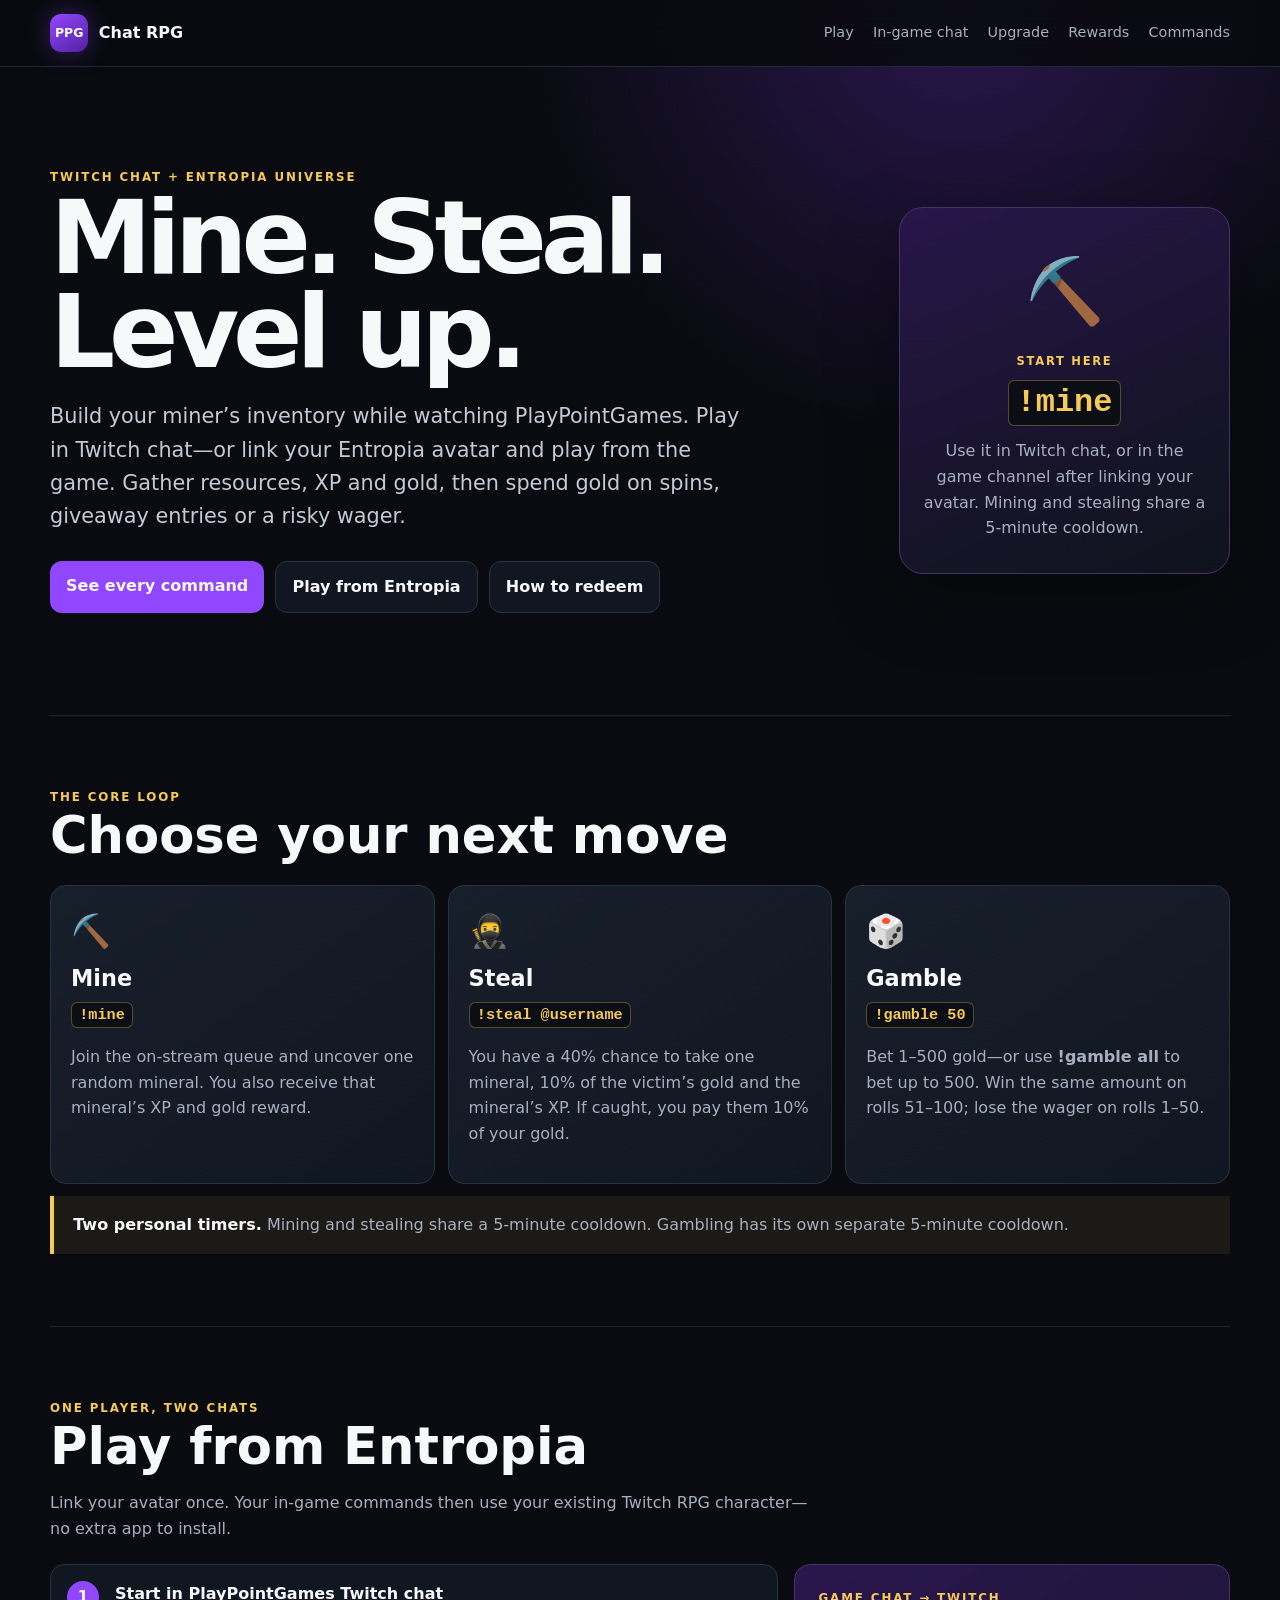
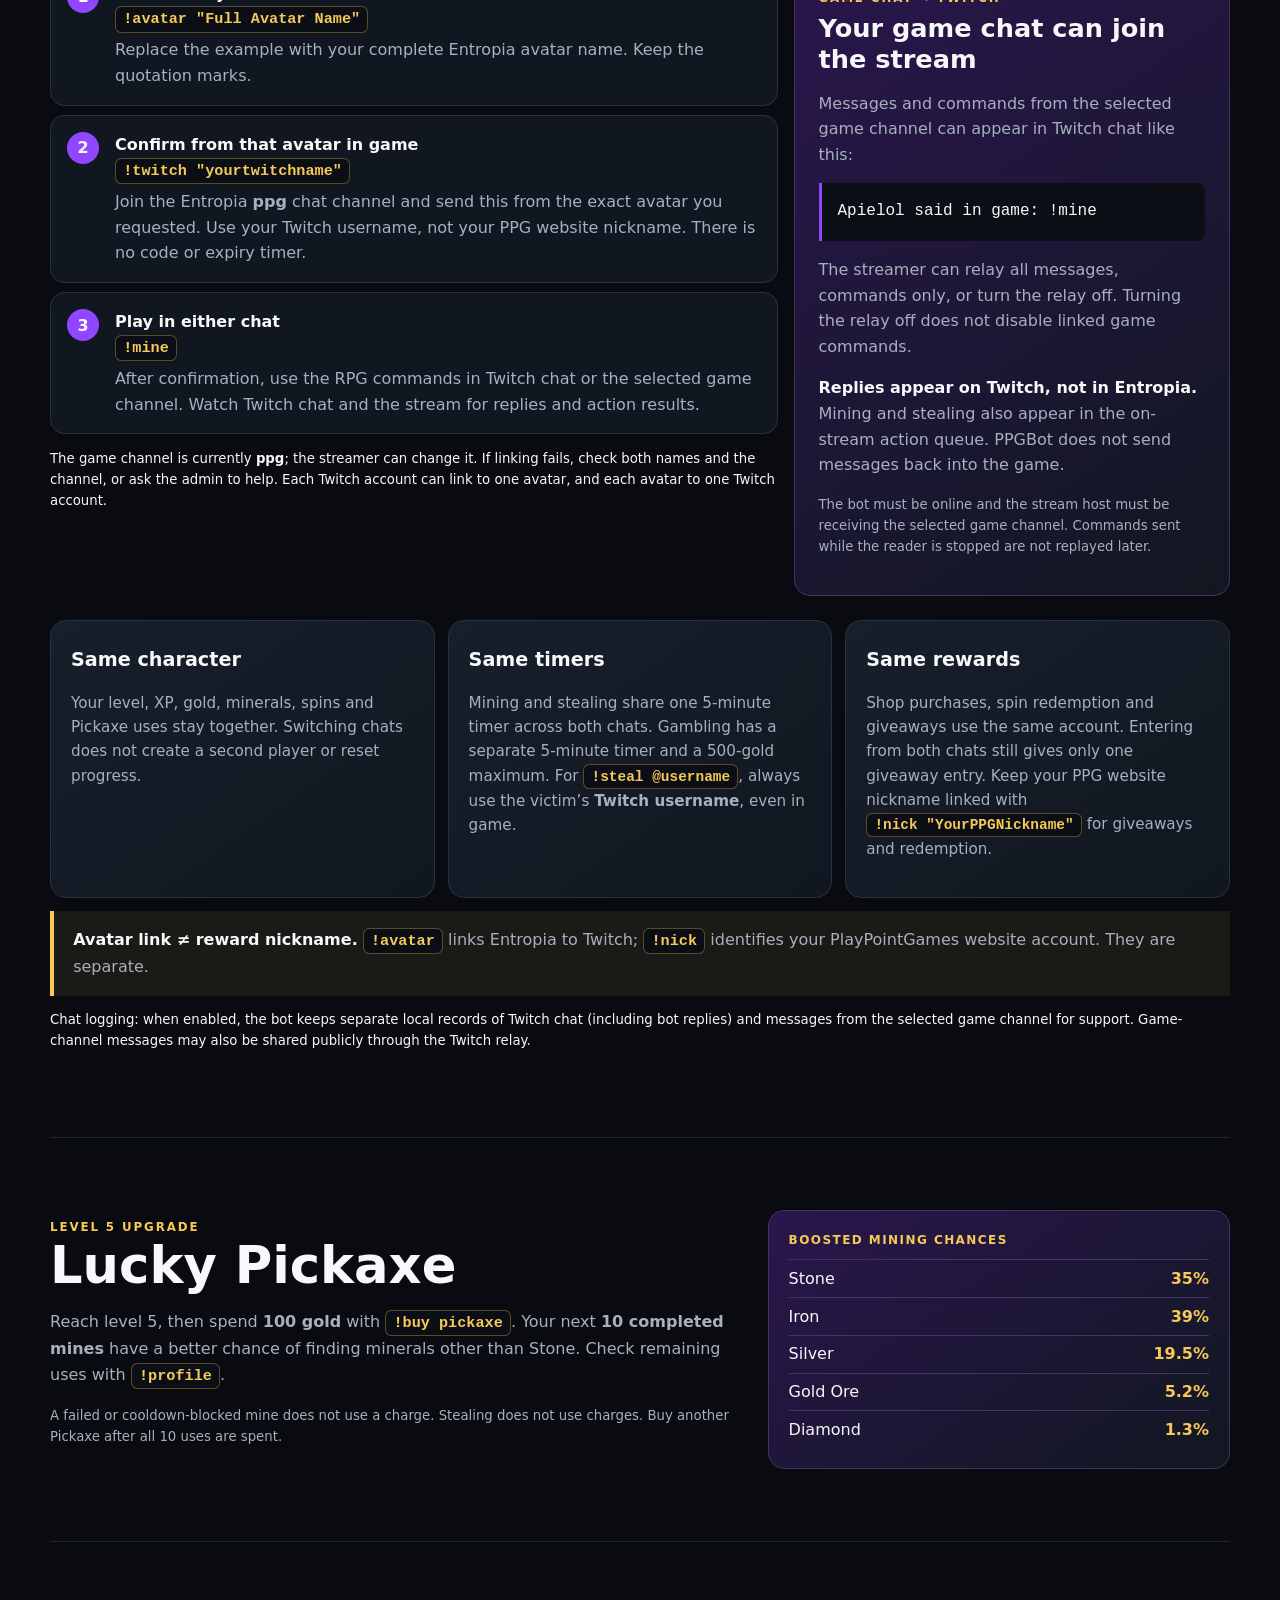
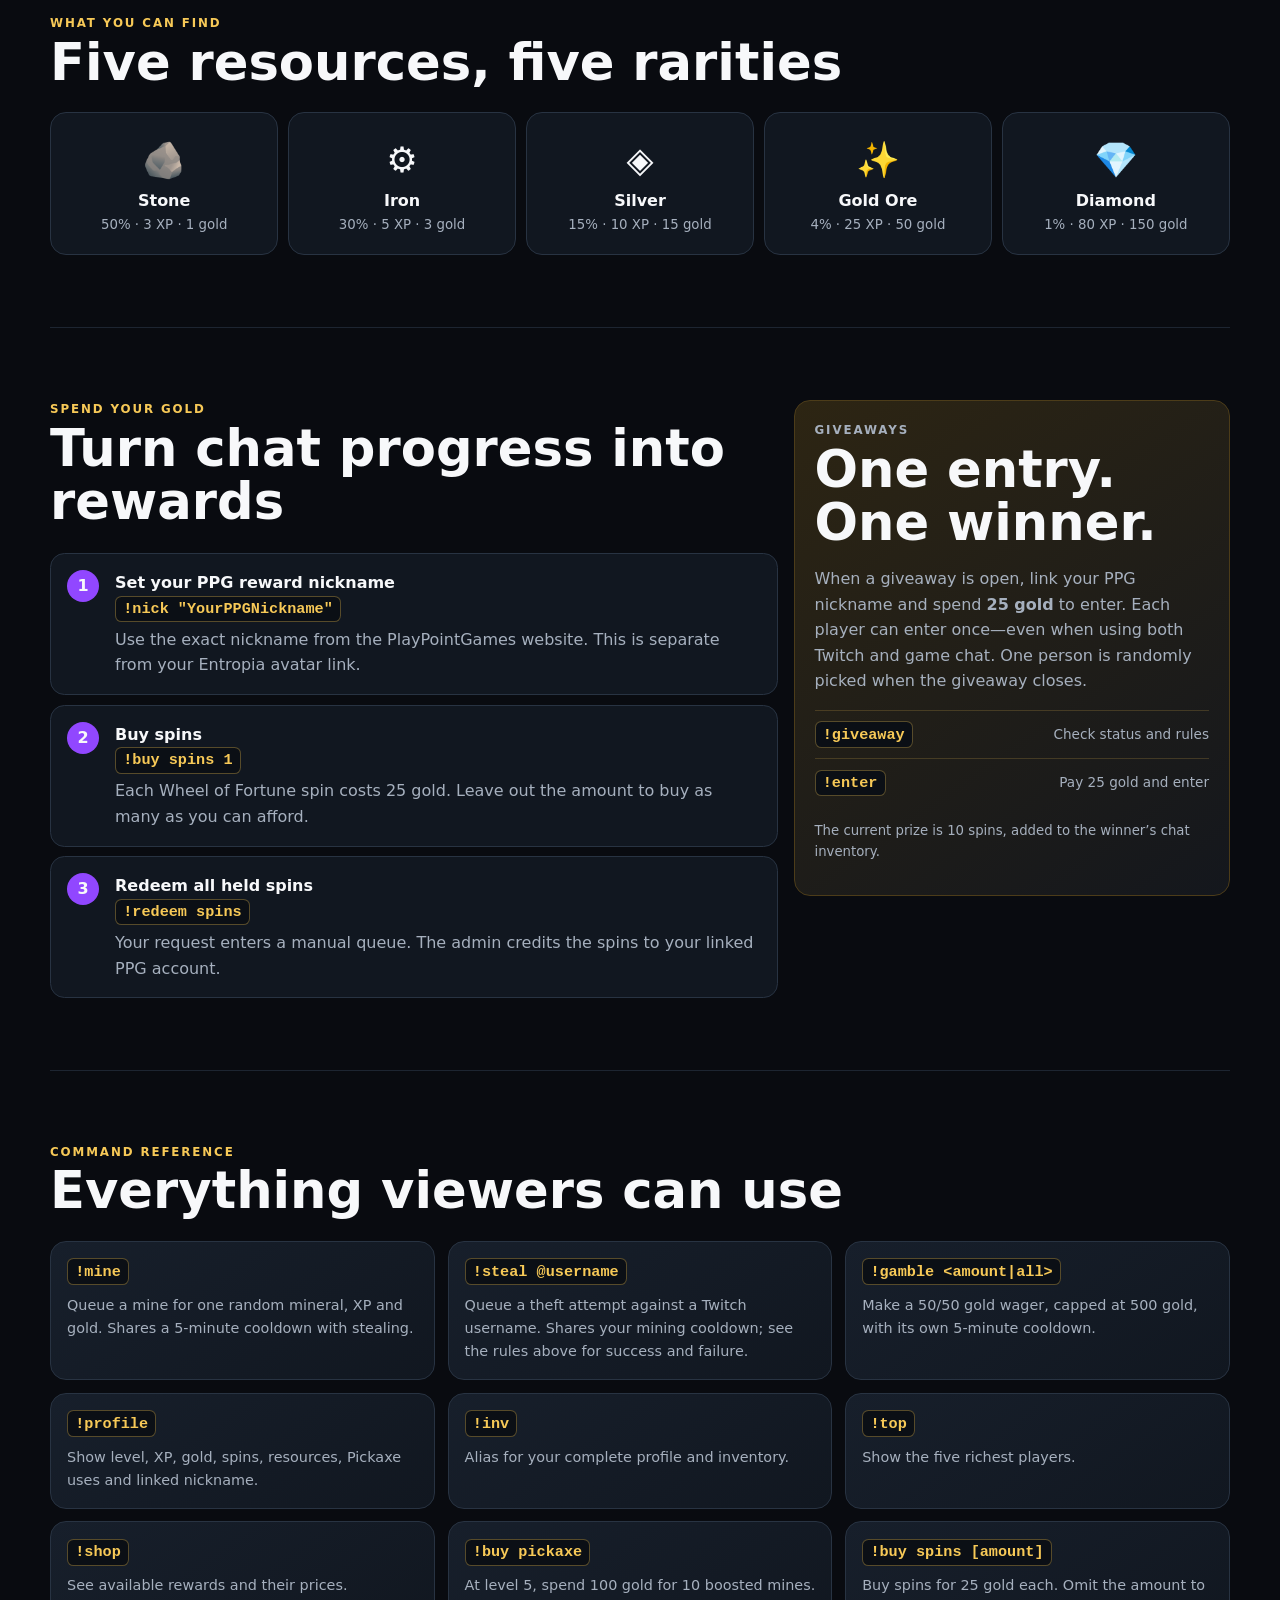
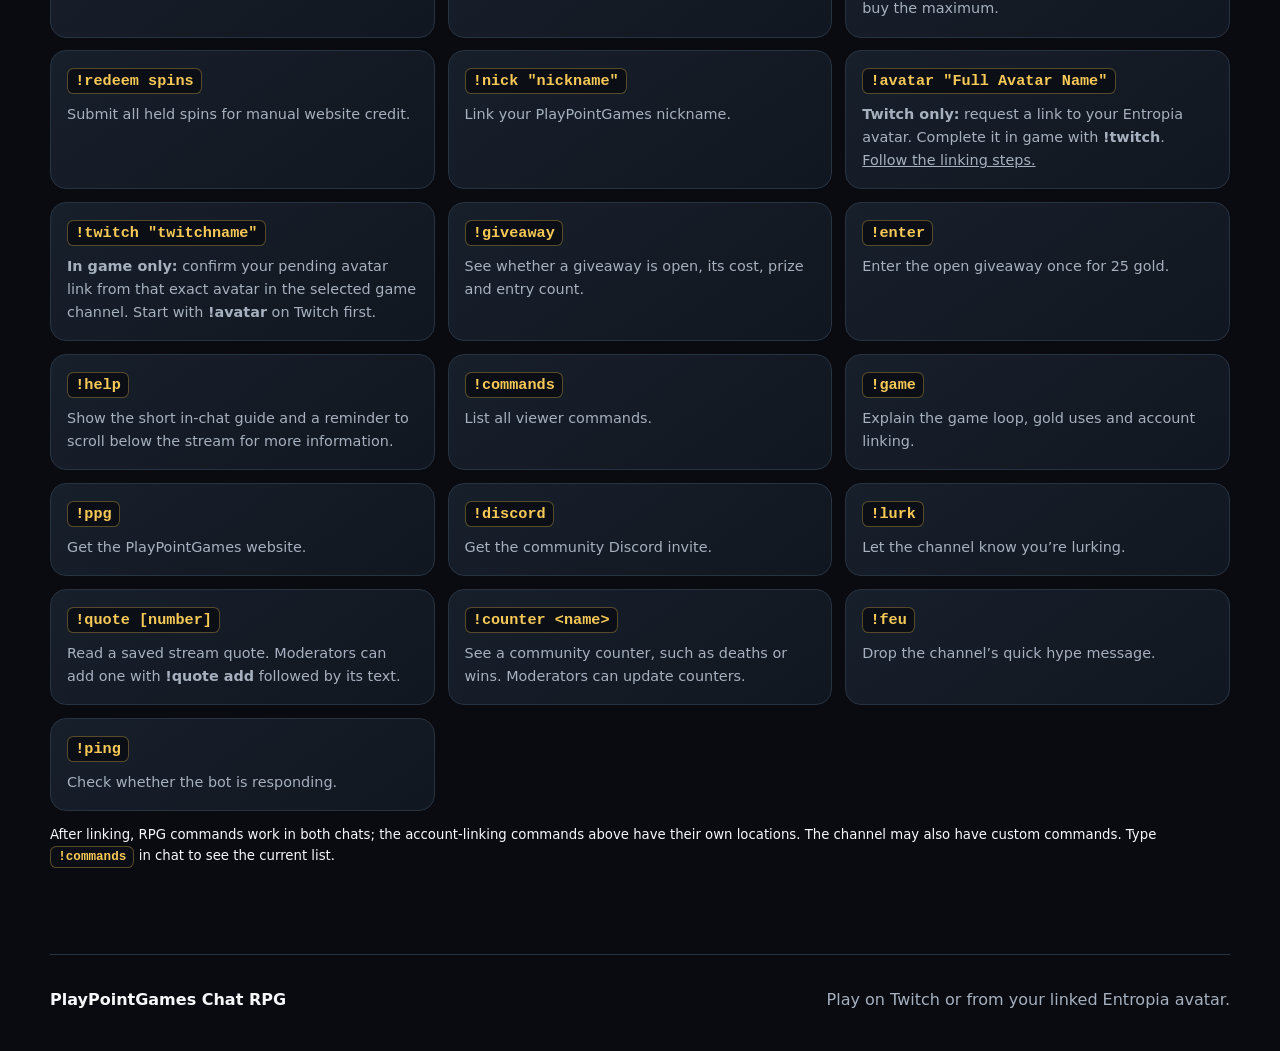
<file: index.html>
<!doctype html>
<html lang="en">
<head>
  <meta charset="utf-8">
  <meta name="viewport" content="width=device-width, initial-scale=1">
  <meta name="description" content="Play the PlayPointGames chat RPG on Twitch or from Entropia Universe: link your avatar, mine, steal, level up, gamble, enter giveaways and redeem spins.">
  <meta name="theme-color" content="#0b0d12">
  <title>PlayPointGames Chat RPG Guide</title>
  <link rel="stylesheet" href="./game-guide.css?v=20261002-2">
</head>
<body>
  <header class="site-header">
    <a class="brand" href="#top" aria-label="PlayPointGames Chat RPG home"><span class="brand-mark">PPG</span><span>Chat RPG</span></a>
    <nav aria-label="Guide sections"><a href="#play">Play</a><a href="#game-chat">In-game chat</a><a href="#upgrade">Upgrade</a><a href="#rewards">Rewards</a><a href="#commands">Commands</a></nav>
  </header>

  <main id="top">
    <section class="hero">
      <div class="hero-copy">
        <p class="eyebrow">TWITCH CHAT + ENTROPIA UNIVERSE</p>
        <h1>Mine. Steal. Level up.</h1>
        <p class="lede">Build your miner’s inventory while watching PlayPointGames. Play in Twitch chat—or link your Entropia avatar and play from the game. Gather resources, XP and gold, then spend gold on spins, giveaway entries or a risky wager.</p>
        <div class="hero-actions"><a class="button primary" href="#commands">See every command</a><a class="button secondary" href="#game-chat">Play from Entropia</a><a class="button secondary" href="#redeem">How to redeem</a></div>
      </div>
      <div class="action-card" aria-label="Quick start">
        <div class="pickaxe">⛏️</div>
        <p>START HERE</p><code>!mine</code><span>Use it in Twitch chat, or in the game channel after linking your avatar. Mining and stealing share a 5-minute cooldown.</span>
      </div>
    </section>

    <section id="play" class="section">
      <div class="section-heading"><p class="eyebrow">THE CORE LOOP</p><h2>Choose your next move</h2></div>
      <div class="feature-grid">
        <article><span class="icon">⛏️</span><h3>Mine</h3><code>!mine</code><p>Join the on-stream queue and uncover one random mineral. You also receive that mineral’s XP and gold reward.</p></article>
        <article><span class="icon">🥷</span><h3>Steal</h3><code>!steal @username</code><p>You have a 40% chance to take one mineral, 10% of the victim’s gold and the mineral’s XP. If caught, you pay them 10% of your gold.</p></article>
        <article><span class="icon">🎲</span><h3>Gamble</h3><code>!gamble 50</code><p>Bet 1–500 gold—or use <strong>!gamble all</strong> to bet up to 500. Win the same amount on rolls 51–100; lose the wager on rolls 1–50.</p></article>
      </div>
      <aside class="rule"><strong>Two personal timers.</strong> Mining and stealing share a 5-minute cooldown. Gambling has its own separate 5-minute cooldown.</aside>
    </section>

    <section id="game-chat" class="section game-chat-section">
      <div class="section-heading"><p class="eyebrow">ONE PLAYER, TWO CHATS</p><h2>Play from Entropia</h2><p>Link your avatar once. Your in-game commands then use your existing Twitch RPG character—no extra app to install.</p></div>
      <div class="split">
        <div>
          <ol class="steps">
            <li><span>1</span><div><strong>Start in PlayPointGames Twitch chat</strong><code>!avatar "Full Avatar Name"</code><p>Replace the example with your complete Entropia avatar name. Keep the quotation marks.</p></div></li>
            <li><span>2</span><div><strong>Confirm from that avatar in game</strong><code>!twitch "yourtwitchname"</code><p>Join the Entropia <strong>ppg</strong> chat channel and send this from the exact avatar you requested. Use your Twitch username, not your PPG website nickname. There is no code or expiry timer.</p></div></li>
            <li><span>3</span><div><strong>Play in either chat</strong><code>!mine</code><p>After confirmation, use the RPG commands in Twitch chat or the selected game channel. Watch Twitch chat and the stream for replies and action results.</p></div></li>
          </ol>
          <p class="fine-print">The game channel is currently <strong>ppg</strong>; the streamer can change it. If linking fails, check both names and the channel, or ask the admin to help. Each Twitch account can link to one avatar, and each avatar to one Twitch account.</p>
        </div>
        <article class="game-chat-card">
          <p class="eyebrow">GAME CHAT → TWITCH</p><h3>Your game chat can join the stream</h3>
          <p>Messages and commands from the selected game channel can appear in Twitch chat like this:</p>
          <blockquote class="relay-example">Apielol said in game: !mine</blockquote>
          <p>The streamer can relay all messages, commands only, or turn the relay off. Turning the relay off does not disable linked game commands.</p>
          <p><strong>Replies appear on Twitch, not in Entropia.</strong> Mining and stealing also appear in the on-stream action queue. PPGBot does not send messages back into the game.</p>
          <p class="fine-print">The bot must be online and the stream host must be receiving the selected game channel. Commands sent while the reader is stopped are not replayed later.</p>
        </article>
      </div>
      <div class="feature-grid game-chat-details">
        <article><h3>Same character</h3><p>Your level, XP, gold, minerals, spins and Pickaxe uses stay together. Switching chats does not create a second player or reset progress.</p></article>
        <article><h3>Same timers</h3><p>Mining and stealing share one 5-minute timer across both chats. Gambling has a separate 5-minute timer and a 500-gold maximum. For <code>!steal @username</code>, always use the victim’s <strong>Twitch username</strong>, even in game.</p></article>
        <article><h3>Same rewards</h3><p>Shop purchases, spin redemption and giveaways use the same account. Entering from both chats still gives only one giveaway entry. Keep your PPG website nickname linked with <code>!nick "YourPPGNickname"</code> for giveaways and redemption.</p></article>
      </div>
      <aside class="rule"><strong>Avatar link ≠ reward nickname.</strong> <code>!avatar</code> links Entropia to Twitch; <code>!nick</code> identifies your PlayPointGames website account. They are separate.</aside>
      <p class="fine-print">Chat logging: when enabled, the bot keeps separate local records of Twitch chat (including bot replies) and messages from the selected game channel for support. Game-channel messages may also be shared publicly through the Twitch relay.</p>
    </section>

    <section id="upgrade" class="section upgrade-section">
      <div>
        <p class="eyebrow">LEVEL 5 UPGRADE</p><h2>Lucky Pickaxe</h2>
        <p>Reach level 5, then spend <strong>100 gold</strong> with <code>!buy pickaxe</code>. Your next <strong>10 completed mines</strong> have a better chance of finding minerals other than Stone. Check remaining uses with <code>!profile</code>.</p>
        <p class="fine-print">A failed or cooldown-blocked mine does not use a charge. Stealing does not use charges. Buy another Pickaxe after all 10 uses are spent.</p>
      </div>
      <div class="upgrade-card" aria-label="Lucky Pickaxe mining chances">
        <strong>BOOSTED MINING CHANCES</strong>
        <div><span>Stone</span><b>35%</b></div>
        <div><span>Iron</span><b>39%</b></div>
        <div><span>Silver</span><b>19.5%</b></div>
        <div><span>Gold Ore</span><b>5.2%</b></div>
        <div><span>Diamond</span><b>1.3%</b></div>
      </div>
    </section>

    <section class="section minerals">
      <div class="section-heading"><p class="eyebrow">WHAT YOU CAN FIND</p><h2>Five resources, five rarities</h2></div>
      <div class="mineral-row">
        <article><span>🪨</span><strong>Stone</strong><small>50% · 3 XP · 1 gold</small></article>
        <article><span>⚙️</span><strong>Iron</strong><small>30% · 5 XP · 3 gold</small></article>
        <article><span>◈</span><strong>Silver</strong><small>15% · 10 XP · 15 gold</small></article>
        <article><span>✨</span><strong>Gold Ore</strong><small>4% · 25 XP · 50 gold</small></article>
        <article><span>💎</span><strong>Diamond</strong><small>1% · 80 XP · 150 gold</small></article>
      </div>
    </section>

    <section id="rewards" class="section split">
      <div>
        <p class="eyebrow">SPEND YOUR GOLD</p><h2>Turn chat progress into rewards</h2>
        <ol class="steps">
          <li><span>1</span><div><strong>Set your PPG reward nickname</strong><code>!nick "YourPPGNickname"</code><p>Use the exact nickname from the PlayPointGames website. This is separate from your Entropia avatar link.</p></div></li>
          <li><span>2</span><div><strong>Buy spins</strong><code>!buy spins 1</code><p>Each Wheel of Fortune spin costs 25 gold. Leave out the amount to buy as many as you can afford.</p></div></li>
          <li id="redeem"><span>3</span><div><strong>Redeem all held spins</strong><code>!redeem spins</code><p>Your request enters a manual queue. The admin credits the spins to your linked PPG account.</p></div></li>
        </ol>
      </div>
      <article class="giveaway-card"><p class="eyebrow">GIVEAWAYS</p><h2>One entry. One winner.</h2><p>When a giveaway is open, link your PPG nickname and spend <strong>25 gold</strong> to enter. Each player can enter once—even when using both Twitch and game chat. One person is randomly picked when the giveaway closes.</p><div class="command-pair"><code>!giveaway</code><span>Check status and rules</span></div><div class="command-pair"><code>!enter</code><span>Pay 25 gold and enter</span></div><p class="fine-print">The current prize is 10 spins, added to the winner’s chat inventory.</p></article>
    </section>

    <section id="commands" class="section">
      <div class="section-heading"><p class="eyebrow">COMMAND REFERENCE</p><h2>Everything viewers can use</h2></div>
      <div class="command-grid">
        <article><code>!mine</code><p>Queue a mine for one random mineral, XP and gold. Shares a 5-minute cooldown with stealing.</p></article>
        <article><code>!steal @username</code><p>Queue a theft attempt against a Twitch username. Shares your mining cooldown; see the rules above for success and failure.</p></article>
        <article><code>!gamble &lt;amount|all&gt;</code><p>Make a 50/50 gold wager, capped at 500 gold, with its own 5-minute cooldown.</p></article>
        <article><code>!profile</code><p>Show level, XP, gold, spins, resources, Pickaxe uses and linked nickname.</p></article>
        <article><code>!inv</code><p>Alias for your complete profile and inventory.</p></article>
        <article><code>!top</code><p>Show the five richest players.</p></article>
        <article><code>!shop</code><p>See available rewards and their prices.</p></article>
        <article><code>!buy pickaxe</code><p>At level 5, spend 100 gold for 10 boosted mines.</p></article>
        <article><code>!buy spins [amount]</code><p>Buy spins for 25 gold each. Omit the amount to buy the maximum.</p></article>
        <article><code>!redeem spins</code><p>Submit all held spins for manual website credit.</p></article>
        <article><code>!nick "nickname"</code><p>Link your PlayPointGames nickname.</p></article>
        <article><code>!avatar "Full Avatar Name"</code><p><strong>Twitch only:</strong> request a link to your Entropia avatar. Complete it in game with <strong>!twitch</strong>. <a href="#game-chat">Follow the linking steps.</a></p></article>
        <article><code>!twitch "twitchname"</code><p><strong>In game only:</strong> confirm your pending avatar link from that exact avatar in the selected game channel. Start with <strong>!avatar</strong> on Twitch first.</p></article>
        <article><code>!giveaway</code><p>See whether a giveaway is open, its cost, prize and entry count.</p></article>
        <article><code>!enter</code><p>Enter the open giveaway once for 25 gold.</p></article>
        <article><code>!help</code><p>Show the short in-chat guide and a reminder to scroll below the stream for more information.</p></article>
        <article><code>!commands</code><p>List all viewer commands.</p></article>
        <article><code>!game</code><p>Explain the game loop, gold uses and account linking.</p></article>
        <article><code>!ppg</code><p>Get the PlayPointGames website.</p></article>
        <article><code>!discord</code><p>Get the community Discord invite.</p></article>
        <article><code>!lurk</code><p>Let the channel know you’re lurking.</p></article>
        <article><code>!quote [number]</code><p>Read a saved stream quote. Moderators can add one with <strong>!quote add</strong> followed by its text.</p></article>
        <article><code>!counter &lt;name&gt;</code><p>See a community counter, such as deaths or wins. Moderators can update counters.</p></article>
        <article><code>!feu</code><p>Drop the channel’s quick hype message.</p></article>
        <article><code>!ping</code><p>Check whether the bot is responding.</p></article>
      </div>
      <p class="fine-print">After linking, RPG commands work in both chats; the account-linking commands above have their own locations. The channel may also have custom commands. Type <code>!commands</code> in chat to see the current list.</p>
    </section>
  </main>

  <footer><strong>PlayPointGames Chat RPG</strong><span>Play on Twitch or from your linked Entropia avatar.</span></footer>
</body>
</html>
</file>
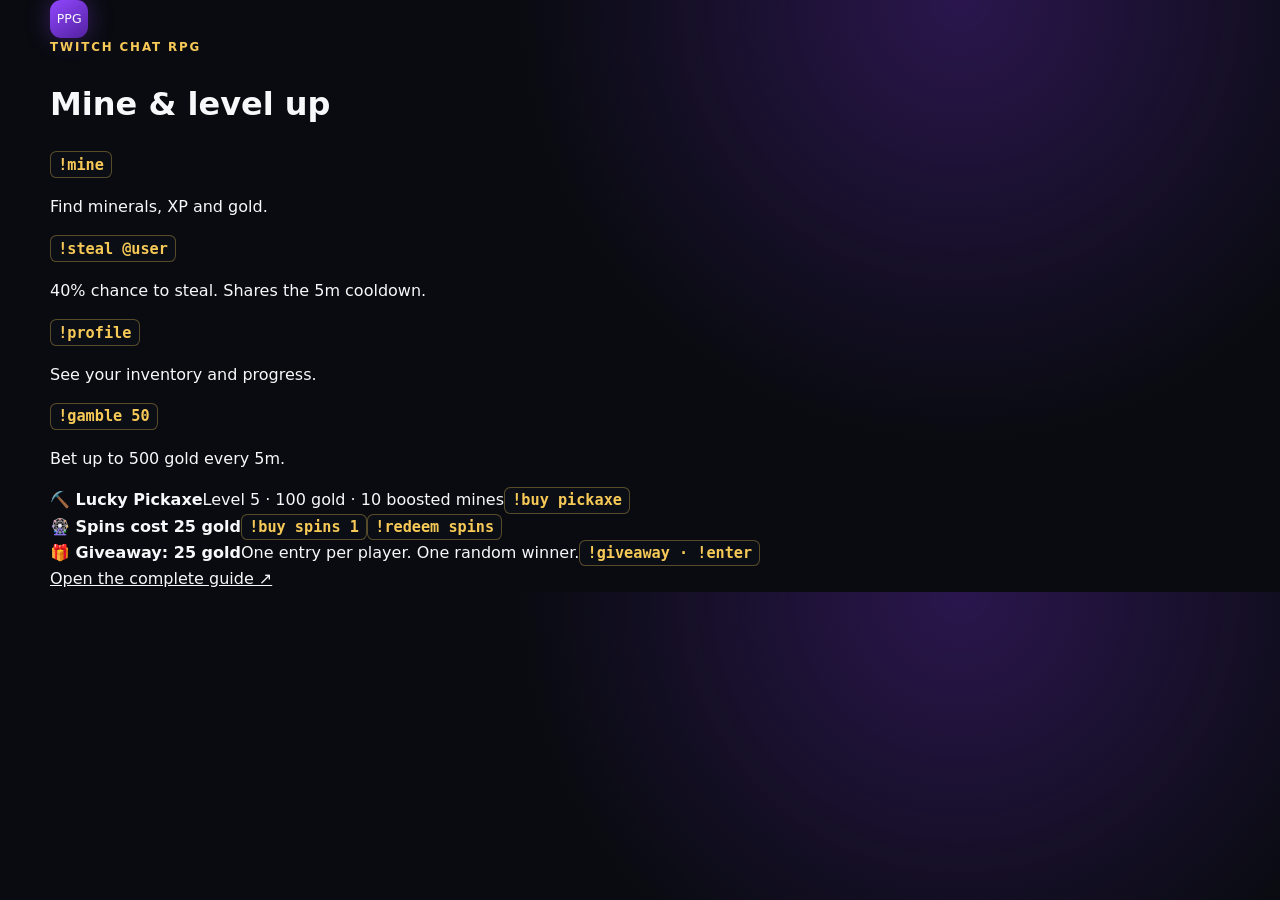
<file: panel.html>
<!doctype html>
<html lang="en">
<head>
  <meta charset="utf-8">
  <meta name="viewport" content="width=device-width, initial-scale=1">
  <title>PPG Chat RPG</title>
  <link rel="stylesheet" href="./game-guide.css">
</head>
<body class="panel-view">
  <main>
    <header><span class="brand-mark">PPG</span><div><p class="eyebrow">TWITCH CHAT RPG</p><h1>Mine & level up</h1></div></header>
    <section class="panel-actions">
      <article><code>!mine</code><p>Find minerals, XP and gold.</p></article>
      <article><code>!steal @user</code><p>40% chance to steal. Shares the 5m cooldown.</p></article>
      <article><code>!profile</code><p>See your inventory and progress.</p></article>
      <article><code>!gamble 50</code><p>Bet up to 500 gold every 5m.</p></article>
    </section>
    <section class="panel-upgrade"><strong>⛏️ Lucky Pickaxe</strong><span>Level 5 · 100 gold · 10 boosted mines</span><code>!buy pickaxe</code></section>
    <section class="panel-reward"><strong>🎡 Spins cost 25 gold</strong><code>!buy spins 1</code><code>!redeem spins</code></section>
    <section class="panel-giveaway"><strong>🎁 Giveaway: 25 gold</strong><span>One entry per player. One random winner.</span><code>!giveaway · !enter</code></section>
    <a class="panel-link" href="./index.html" target="_blank" rel="noopener">Open the complete guide ↗</a>
  </main>
  <script src="https://extension-files.twitch.tv/helper/v1/twitch-ext.min.js"></script>
</body>
</html>
</file>
<file: game-guide.css>
:root{color-scheme:dark;--bg:#090b10;--surface:#111720;--surface2:#171f2b;--line:#283342;--text:#f7f8fa;--muted:#a6b0be;--gold:#f7c957;--purple:#9147ff;--green:#6ee7a8;font:16px/1.6 Inter,Segoe UI,system-ui,sans-serif;scroll-behavior:smooth}*{box-sizing:border-box}body{margin:0;background:radial-gradient(circle at 75% 0,#2a164d 0,transparent 28rem),var(--bg);color:var(--text)}a{color:inherit}.site-header{position:sticky;top:0;z-index:10;display:flex;align-items:center;justify-content:space-between;padding:.85rem max(1rem,calc((100% - 1180px)/2));background:rgba(9,11,16,.9);border-bottom:1px solid rgba(40,51,66,.75);backdrop-filter:blur(16px)}.brand{display:flex;align-items:center;gap:.65rem;text-decoration:none;font-weight:800}.brand-mark{display:grid;place-items:center;width:2.4rem;height:2.4rem;border-radius:.7rem;background:linear-gradient(145deg,var(--purple),#5321a0);font-size:.78rem;box-shadow:0 0 24px rgba(145,71,255,.35)}nav{display:flex;gap:1.2rem}nav a{color:var(--muted);font-size:.9rem;text-decoration:none}nav a:hover{color:var(--text)}main{width:min(1180px,calc(100% - 2rem));margin:auto}.hero{min-height:72vh;display:grid;grid-template-columns:minmax(0,1.4fr) minmax(260px,.6fr);align-items:center;gap:clamp(2rem,6vw,6rem);padding:5rem 0}.eyebrow{margin:0;color:var(--gold);font-size:.74rem;font-weight:850;letter-spacing:.16em}.hero h1{max-width:800px;margin:.25rem 0 1rem;font-size:clamp(3rem,8vw,6.8rem);line-height:.92;letter-spacing:-.06em}.lede{max-width:710px;color:#c3cad4;font-size:clamp(1.05rem,2vw,1.3rem)}.hero-actions{display:flex;gap:.7rem;margin-top:1.7rem}.button{padding:.78rem 1rem;border-radius:.75rem;text-decoration:none;font-weight:800}.button.primary{background:var(--purple)}.button.secondary{border:1px solid var(--line);background:var(--surface)}.action-card{display:flex;flex-direction:column;align-items:center;padding:2rem 1.4rem;border:1px solid #443367;border-radius:1.5rem;background:linear-gradient(155deg,rgba(42,22,77,.88),rgba(15,20,28,.95));box-shadow:0 22px 70px rgba(0,0,0,.35)}.pickaxe{font-size:4rem}.action-card p{margin:.6rem 0;color:var(--gold);font-size:.72rem;font-weight:850;letter-spacing:.15em}.action-card code{font-size:2rem}.action-card span{margin-top:.8rem;color:var(--muted);text-align:center}.section{padding:4.5rem 0;border-top:1px solid rgba(40,51,66,.65)}.section-heading{margin-bottom:1.4rem}.section h2{margin:.15rem 0;font-size:clamp(2rem,4vw,3.2rem);line-height:1.05}.feature-grid,.command-grid{display:grid;grid-template-columns:repeat(3,minmax(0,1fr));gap:.8rem}.feature-grid article,.command-grid article,.giveaway-card{padding:1.25rem;border:1px solid var(--line);border-radius:1rem;background:linear-gradient(145deg,var(--surface2),var(--surface))}.feature-grid h3{margin:.25rem 0;font-size:1.4rem}.feature-grid p,.command-grid p,.giveaway-card p{color:var(--muted)}.icon{font-size:2rem}code{display:inline-block;padding:.2rem .45rem;border:1px solid rgba(247,201,87,.32);border-radius:.4rem;background:#0b0f15;color:var(--gold);font:700 .95em Consolas,monospace}.rule{margin-top:.8rem;padding:1rem 1.2rem;border-left:4px solid var(--gold);background:rgba(247,201,87,.08);color:var(--muted)}.rule strong{color:var(--text)}.mineral-row{display:grid;grid-template-columns:repeat(5,minmax(0,1fr));gap:.6rem}.mineral-row article{display:flex;flex-direction:column;align-items:center;padding:1.2rem .7rem;border:1px solid var(--line);border-radius:1rem;background:var(--surface);text-align:center}.mineral-row span{font-size:2.2rem}.mineral-row small{color:var(--muted)}.split{display:grid;grid-template-columns:minmax(0,1.25fr) minmax(300px,.75fr);gap:1rem}.steps{display:grid;gap:.6rem;margin:1.5rem 0 0;padding:0;list-style:none}.steps li{display:flex;gap:1rem;padding:1rem;border:1px solid var(--line);border-radius:.9rem;background:var(--surface)}.steps li>span{display:grid;place-items:center;flex:0 0 2rem;height:2rem;border-radius:50%;background:var(--purple);font-weight:900}.steps strong,.steps code{display:block;width:max-content}.steps p{margin:.3rem 0 0;color:var(--muted)}.giveaway-card{align-self:start;border-color:#4c3c19;background:linear-gradient(145deg,#2d2513,#14171d)}.command-pair{display:flex;align-items:center;justify-content:space-between;gap:.6rem;padding:.65rem 0;border-top:1px solid rgba(247,201,87,.18)}.command-pair span{color:var(--muted);font-size:.85rem}.fine-print{font-size:.83rem}.command-grid article{padding:1rem}.command-grid p{margin:.55rem 0 0;font-size:.9rem}footer{display:flex;justify-content:space-between;gap:1rem;width:min(1180px,calc(100% - 2rem));margin:auto;padding:2rem 0 3rem;border-top:1px solid var(--line);color:var(--muted)}footer strong{color:var(--text)}@media(max-width:800px){.hero,.split{grid-template-columns:1fr}.hero{padding:3.5rem 0}.action-card{max-width:420px}.feature-grid,.command-grid{grid-template-columns:1fr 1fr}.mineral-row{grid-template-columns:repeat(2,1fr)}nav{display:none}}@media(max-width:520px){main{width:min(100% - 1rem,1180px)}.feature-grid,.command-grid{grid-template-columns:1fr}.hero h1{font-size:3.4rem}.hero-actions{align-items:stretch;flex-direction:column}.button{text-align:center}.mineral-row{grid-template-columns:1fr 1fr}.site-header{padding:.7rem}.command-pair{align-items:flex-start;flex-direction:column}footer{flex-direction:column}}
.upgrade-section{display:grid;grid-template-columns:minmax(0,1.2fr) minmax(250px,.8fr);gap:1.5rem;align-items:center}.upgrade-section>div>p:not(.eyebrow){color:var(--muted)}.upgrade-card{padding:1.25rem;border:1px solid #443367;border-radius:1rem;background:linear-gradient(145deg,#2a164d,var(--surface))}.upgrade-card>strong{display:block;margin-bottom:.6rem;color:var(--gold);font-size:.75rem;letter-spacing:.12em}.upgrade-card>div{display:flex;justify-content:space-between;gap:1rem;padding:.35rem 0;border-top:1px solid #443367}.upgrade-card b{color:var(--gold)}@media(max-width:800px){.upgrade-section{grid-template-columns:1fr}}
.hero-actions{flex-wrap:wrap}code{max-width:100%;white-space:normal;overflow-wrap:anywhere}.steps li>div{min-width:0}.steps strong,.steps code{max-width:100%}.steps p strong{display:inline;width:auto}[id]{scroll-margin-top:5rem}.game-chat-section .section-heading>p:not(.eyebrow){max-width:760px;color:var(--muted)}.game-chat-section .steps{margin-top:0}.game-chat-card{align-self:start;padding:1.5rem;border:1px solid #443367;border-radius:1rem;background:linear-gradient(145deg,#2a164d,var(--surface))}.game-chat-card h3{margin:.35rem 0;font-size:1.6rem;line-height:1.2}.game-chat-card p{color:var(--muted)}.game-chat-card .eyebrow{color:var(--gold)}.game-chat-card strong{color:var(--text)}.relay-example{margin:1rem 0;padding:1rem;border-left:3px solid var(--purple);border-radius:0 .5rem .5rem 0;background:#0b0f15;color:var(--text);font-family:Consolas,monospace;overflow-wrap:anywhere}.game-chat-details{margin-top:1.5rem}.game-chat-details h3{font-size:1.2rem}.game-chat-details p{font-size:.95rem}
.game-chat-section .split>*{min-width:0}
.game-chat-section .steps{grid-template-columns:minmax(0,1fr)}
</file>
